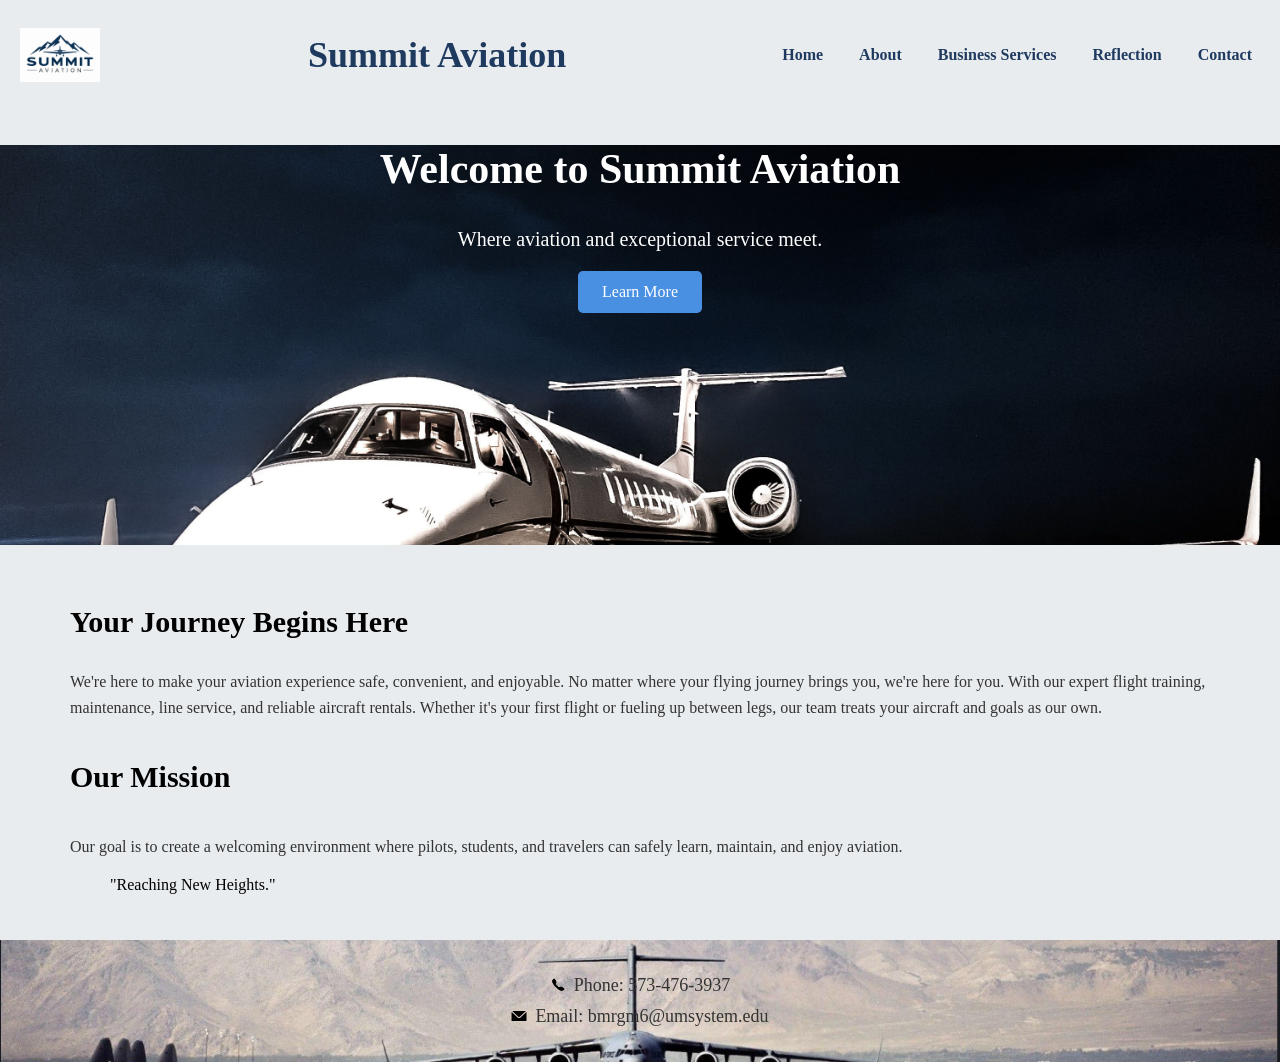
<file: webdevelopment/index.html>
<!DOCTYPE html>
<html lang="en">

 <head>
    <!--
    Name: Benjamin Ragsdell
    File: index.html
    Course: IS_LT-4355
    Description: Summit Aviation Homepage
   -->

    <meta charset="UTF-8">
    
    <!-- Makes the webpage responsive on mobile devices -->
    <meta name="viewport" content="width=device-width, initial-scale=1.0">

    <!-- Connects this HTML page to the CSS stylesheet -->
     <link rel="stylesheet" href="style.css">
     <link rel="stylesheet" href="nav.css">

      <!-- Favicon -->
      <link rel="image/x-icon" href="favicon.ico">

      <link rel="apple-touch-icon" sizes="180x180" href="favicon_io/apple-touch-icon.png">
      <link rel="icon" type="image/png" sizes="32x32" href="favicon_io/favicon-32x32.png">
      <link rel="icon" type="image/png" sizes="16x16" href="favicon_io/favicon-16x16.png">
      <link rel="manifest" href="favicon_io/site.webmanifest">

    <!-- Title displayed in the browser tab -->
     <title>Summit Aviation | Home</title>
 </head>

   <body>

      <!-- Header section containing the business name and navigation -->
      <header>
         <img src="logo.png" alt="Summit Aviation Logo">


         <h1>Summit Aviation</h1> 

         <!-- Navigation for the website -->
         <nav>
            <ul>
               <li><a href="index.html">Home</a></li>
               <li><a href="about.html">About</a></li>
               <li><a href="project.html">Business Services</a></li>
               <li><a href="reflection.html">Reflection</a></li>
               <li><a href="contact.html">Contact</a></li>
            </ul>
         </nav>
      </header>

      <!-- Hero Section -->
         <section class="hero">
            <h2>Welcome to Summit Aviation</h2>
            <p>Where aviation and exceptional service meet. 
            </p>

            <a href="about.html">Learn More</a>
         </section>

      <!-- Main content section -->
       <main>
         <h3>Your Journey Begins Here</h3>

         <p>
            We're here to make your aviation experience safe, convenient, and enjoyable. No matter where your flying journey brings you, we're here for you. With our expert flight training, maintenance, line service, and reliable aircraft rentals. Whether it's your first flight or fueling up between legs, our team treats your aircraft and goals as our own.
         </p>

         <h4>Our Mission</h4>

         <p>
            Our goal is to create a welcoming environment where pilots, students, and travelers can safely learn, maintain, and enjoy aviation.
         </p>

         <!-- Meaningful quote or business motto -->
          <blockquote>
            "Reaching New Heights."
          </blockquote>
      </main>

      <!-- Footer containing the author's name and current date -->
       <footer class="site-footer">
         <p>
            <img src="Summit-Aviation-Phone.png" alt="Phone icon" width="16" height="16">
            Phone: 573-476-3937
         </p>
         <p>
            <img src="Summit-Aviation-Email.png" alt="Email icon" width="16" height="16">
            Email: bmrgm6@umsystem.edu
         </p>
       </footer>

   </body>

   </html>
</file>
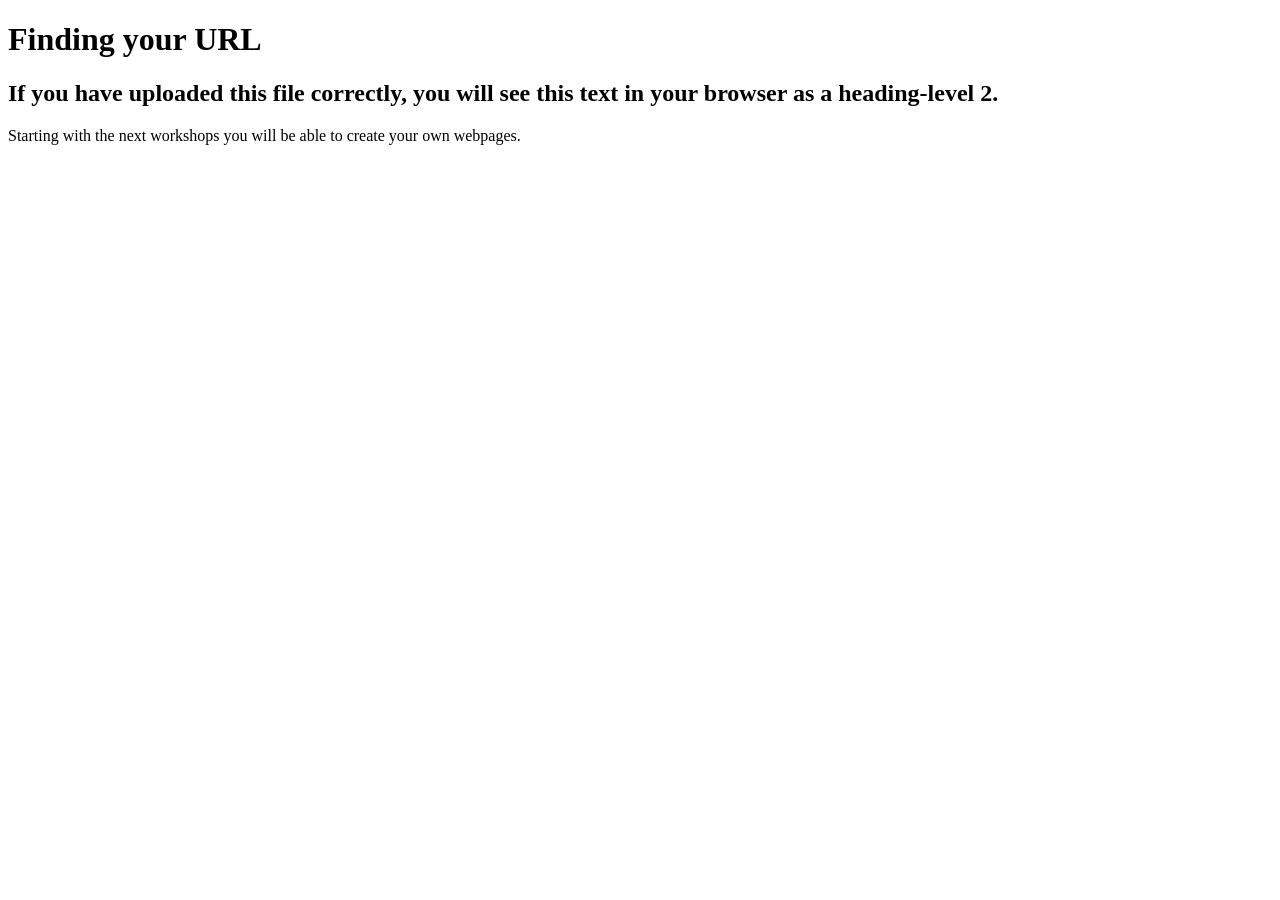
<file: test.html>
<!DOCTYPE html>
<html>
    
    <head>
        <meta charset="utf-8">
       <title>Finding Your URL</title>
        <meta name="description" content="Finding your URL in GitHub">
    </head>
    <body>
        
        <h1>Finding your URL</h1>
        <h2>If you have uploaded this file correctly, you will see this text in your browser as a heading-level 2.</h2>
        
        <p>
            Starting with the next workshops you will be able to create your own webpages.
        </p>
        
    
    </body>
</html>
</file>
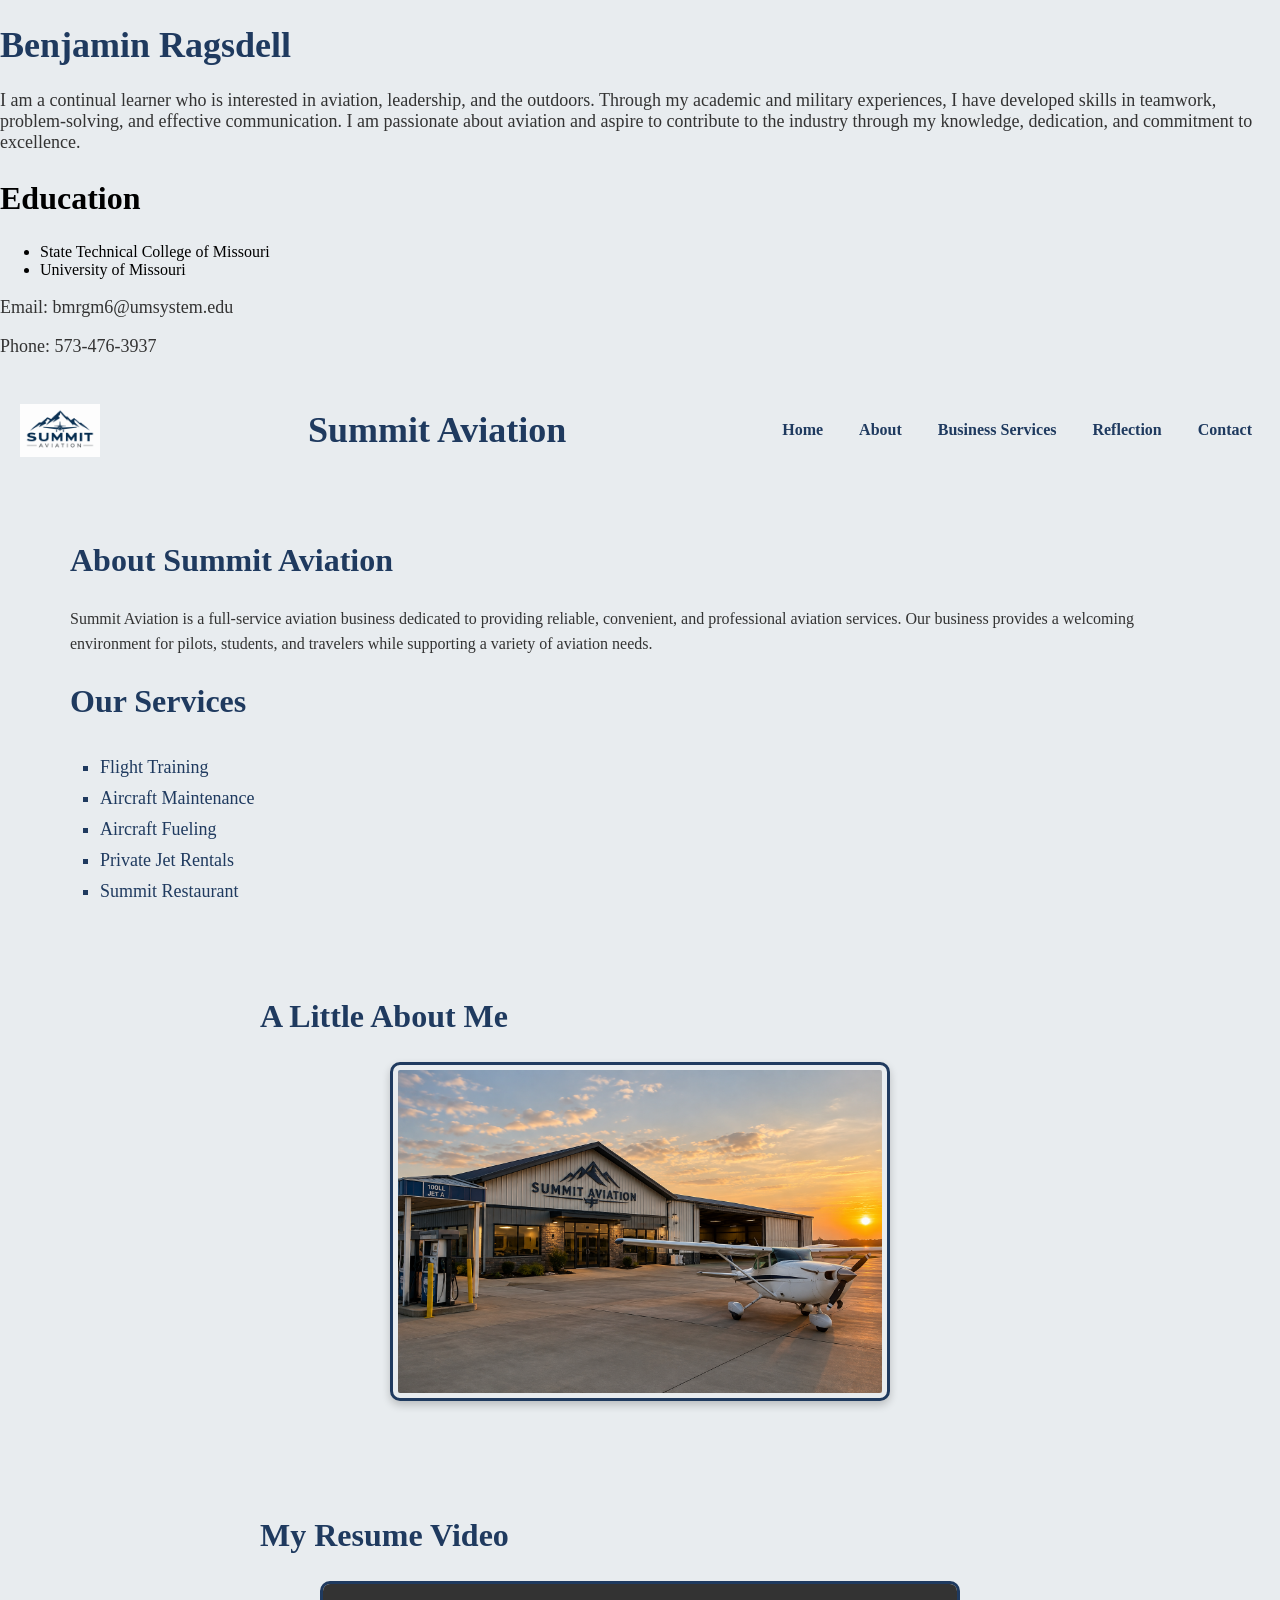
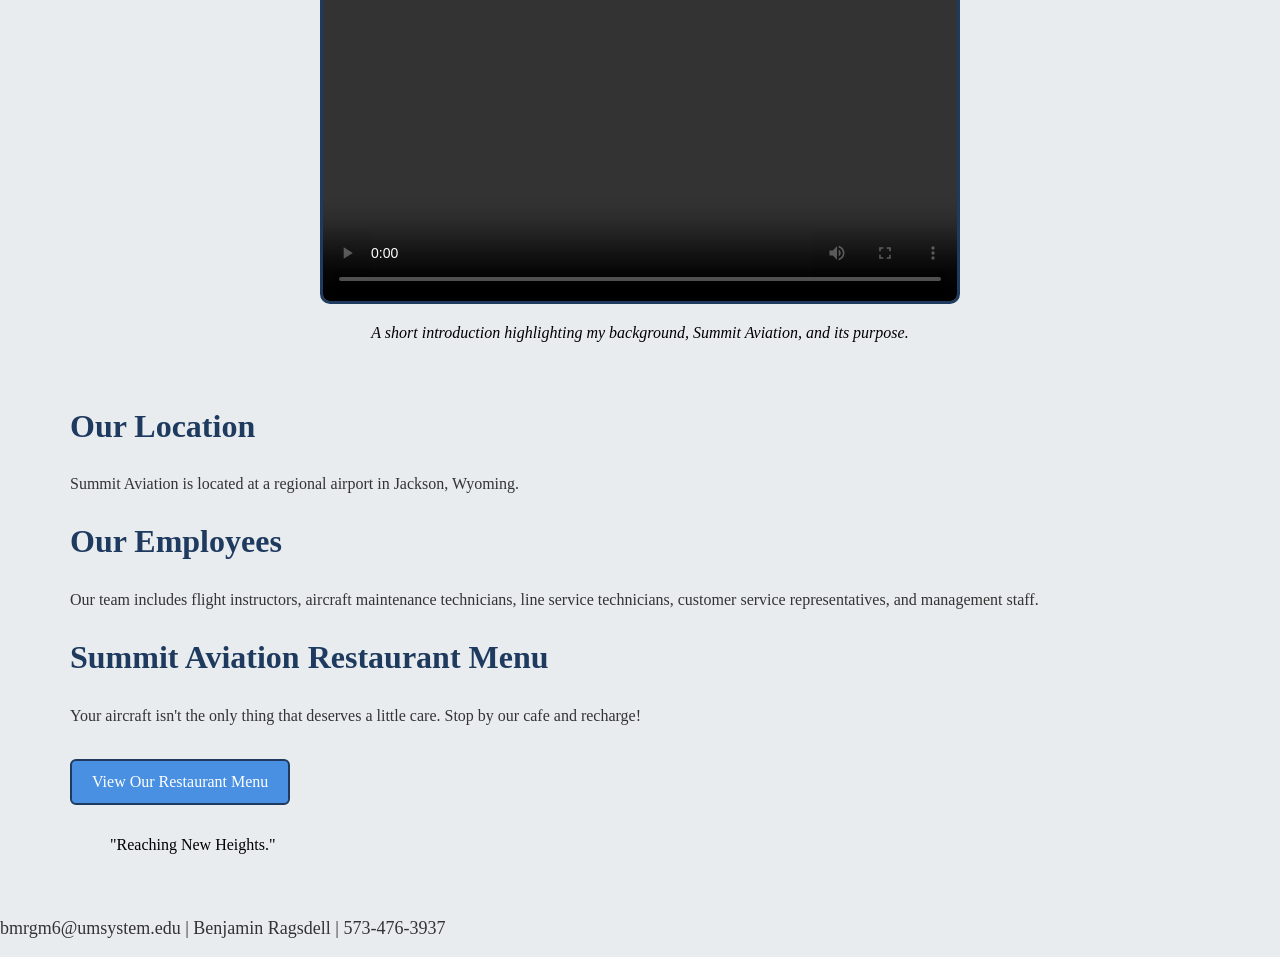
<file: webdevelopment/about.html>
<!DOCTYPE html>
<html lang="en">

<head>
   <!--
   Name: Benjamin Ragsdell
   File: about.html
   Course: IS_LT-4355
   Description: Summit Aviation About Page
   -->

      <meta charset="UTF-8">

      <!-- Makes the webpage responsive on mobile devices -->
      <meta name="viewport" content="width=device-width, initial-scale=1.0">

      <link rel="stylesheet" href="style.css">
      <link rel="stylesheet" href="nav.css">

      <!-- Favicon -->
      <link rel="image/x-icon" href="favicon.ico">

      <link rel="apple-touch-icon" sizes="180x180" href="favicon_io/apple-touch-icon.png">
      <link rel="icon" type="image/png" sizes="32x32" href="favicon_io/favicon-32x32.png">
      <link rel="icon" type="image/png" sizes="16x16" href="favicon_io/favicon-16x16.png">
      <link rel="manifest" href="favicon_io/site.webmanifest">

   <!-- Sets the title displayed in the browser tab -->
   <title>Summit Aviation | About</title>
</head>

<body>

   <div class="about-print">
      <h1>Benjamin Ragsdell</h1>

      <p>I am a continual learner who is interested in aviation, leadership, and the outdoors. 
         Through my academic and military experiences, I have developed skills in teamwork,
         problem-solving, and effective communication. 
         I am passionate about aviation and aspire to contribute to the industry through 
         my knowledge, dedication, and commitment to excellence.
      </p>

      <h2>Education</h2>
      <ul>
         <li>State Technical College of Missouri</li>
         <li>University of Missouri</li>
      </ul>

      <footer>
         <!-- Your contact information goes here-->
          <p>Email: bmrgm6@umsystem.edu</p>
          <p>Phone: 573-476-3937</p>
      </footer>
      
   </div>

   <!-- Header section containing the business name and navigation -->
      <header>
         <img src="logo.png" alt="Summit Aviation Logo">


         <h1>Summit Aviation</h1> 

         <!-- Navigation for the website -->
         <nav>
            <ul>
               <li><a href="index.html">Home</a></li>
               <li><a href="about.html">About</a></li>
               <li><a href="project.html">Business Services</a></li>
               <li><a href="reflection.html">Reflection</a></li>
               <li><a href="contact.html">Contact</a></li>
            </ul>
         </nav>
      </header>

   <!--Main content section-->
   <main class="about-grid">

      <section class="about-intro">
         <h2>About Summit Aviation</h2>

         <p>
            Summit Aviation is a full-service aviation business dedicated to providing reliable, 
            convenient, and professional aviation services. 
            Our business provides a welcoming environment for pilots, students, and 
            travelers while supporting a variety of aviation needs.
         </p>
      </section>

      <section class="about-card">
         <h2>Our Services</h2>

         <ul class="services-list">
            <li>Flight Training</li>
          <li>Aircraft Maintenance</li>
            <li>Aircraft Fueling</li>
            <li>Private Jet Rentals</li>
            <li>Summit Restaurant</li>
         </ul>
      </section>

      <section class="about-card about-media">
         <h2>A Little About Me</h2>

      <img
         src="media/about-photo.png"
         alt="Ramp outside of Summit Aviation"
         class="about-photo"
         >
      </section>

      <section class="about-card resume-video-section">
       <h2>My Resume Video</h2>

         <figure>
            <video class="resume-video" controls>
             <source
                src="media/resume-video.mp4"
                type="video/mp4">
               Your browser does not support the video tag.
            </video>

            <figcaption>
               A short introduction highlighting my background, Summit Aviation, and its purpose.
            </figcaption>
         </figure>
      </section>

      <section class="about-card">
         <h2>Our Location</h2>

         <p>
          Summit Aviation is located at a regional airport in Jackson, Wyoming.
         </p>
      </section>

      <section class="about-card">
         <h2>Our Employees</h2>

         <p>
          Our team includes flight instructors, aircraft maintenance technicians, line service technicians, customer service representatives, and management staff.
         </p>
      </section>

      <section class="about-card restaurant-section">
         <h2>Summit Aviation Restaurant Menu</h2>

         <p>
            Your aircraft isn't the only thing that deserves a little care. Stop by our cafe and recharge!
         </p>

         <a href="Summit%20Aviation%20Restaurant%20menu.pdf"
            target="_blank" class="pdf-link">
            View Our Restaurant Menu
         </a>
      </section>

      <blockquote class="about-quote">
         "Reaching New Heights."
      </blockquote>

   </main>

      <!-- Footer containing the author's name and current date -->
   <footer>
         <p>bmrgm6@umsystem.edu | Benjamin Ragsdell | 573-476-3937</p>
   </footer>

</body>

</html>
</file>
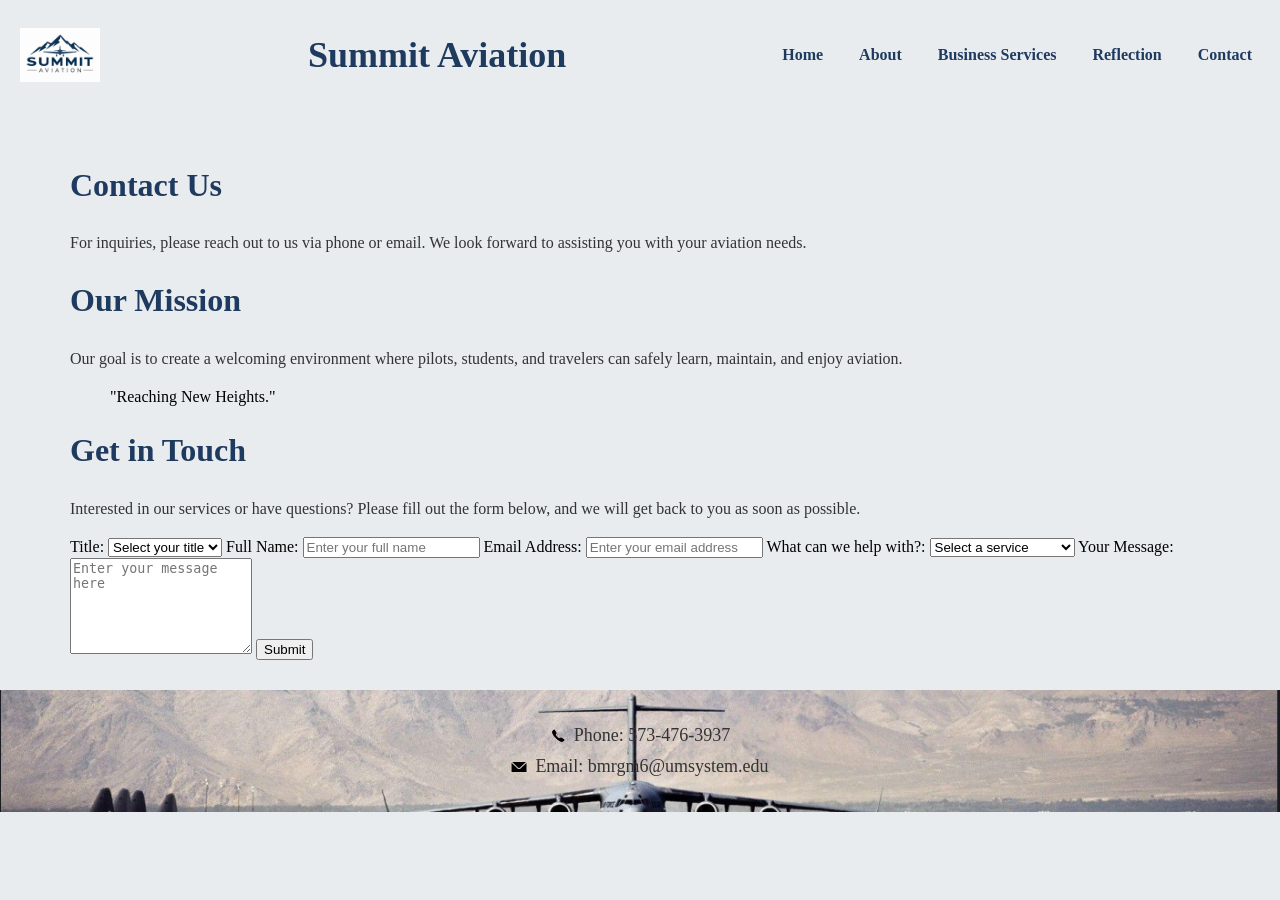
<file: webdevelopment/contact.html>
<!Doctype html>
<html lang="en">

<!--
Name: Benjamin Ragsdell
Date: November 1, 2026
Course: IS_LT-4355
Description: Contact page for Summit Aviation.
-->

<head>
    <!-- Defines the character encoding for the webpage -->
    <meta charset="utf-8">

    <!-- makes the webpage responsive on mobile devices -->
    <meta name="viewport" content="width=device-width, initial-scale=1.0">

    <!-- Sets the title displayed in the browser tab -->
    <title>Summit Aviation | Contact</title>
    <!-- Connects this HTML page to the CSS stylesheet -->
     <link rel="stylesheet" href="style.css">
     <link rel="stylesheet" href="nav.css">

      <!-- Favicon -->
      <link rel="image/x-icon" href="favicon.ico">

      <link rel="apple-touch-icon" sizes="180x180" href="favicon_io/apple-touch-icon.png">
      <link rel="icon" type="image/png" sizes="32x32" href="favicon_io/favicon-32x32.png">
      <link rel="icon" type="image/png" sizes="16x16" href="favicon_io/favicon-16x16.png">
      <link rel="manifest" href="favicon_io/site.webmanifest">
 </head>

   <body>

      <!-- Header section containing the business name and navigation -->
      <header>
         <img src="logo.png" alt="Summit Aviation Logo">


         <h1>Summit Aviation</h1> 

         <!-- Navigation for the website -->
         <nav>
            <ul>
               <li><a href="index.html">Home</a></li>
               <li><a href="about.html">About</a></li>
               <li><a href="project.html">Business Services</a></li>
               <li><a href="reflection.html">Reflection</a></li>
               <li><a href="contact.html">Contact</a></li>
            </ul>
         </nav>
      </header>

      <!-- Main content section -->
       <main>
         <h2>Contact Us</h2>

         <p>
            For inquiries, please reach out to us via phone or email. 
            We look forward to assisting you with your aviation needs.
         </p>

         <h2>Our Mission</h2>

         <p>
            Our goal is to create a welcoming environment where pilots, 
            students, and travelers can safely learn, maintain, and enjoy aviation.
         </p>

         <!-- Meaningful quote or business motto -->
          <blockquote>
            "Reaching New Heights."
          </blockquote>

          <!-- Contact form section -->
           <h2>Get in Touch</h2>

           <p>
            Interested in our services or have questions? 
            Please fill out the form below, and we will get back to you as soon as possible.
           </p>

            <form action="#" method="post">

               <!-- Title dropdown -->
               <label for="title">Title:</label>
               <select id="title" name="title" required>
                  <option value="">Select your title</option>
                  <option value="mr">Mr.</option>
                  <option value="ms">Ms.</option>
                  <option value="mrs">Mrs.</option>
                  <option value="dr">Dr.</option>
                  <option value="other">Other</option>
               </select>

               <!-- Full name -->
               <label for="fullname">Full Name:</label>
               <input type="text" id="fullname" name="fullname"
                  placeholder="Enter your full name" required>

               <!-- Email address -->
               <label for="email">Email Address:</label>
               <input type="email" id="email" name="email" 
                  placeholder="Enter your email address" required>

               <!-- Select service dropdown -->
               <label for="service">What can we help with?:</label>
               <select id="service" name="service" required>
                  <option value="" disabled selected>Select a service</option>
                  <option value="Flight Training">Flight Training</option>
                  <option value="Aircraft Maintenance">Aircraft Maintenance</option>
                  <option value="Aircraft Fueling">Aircraft Fueling</option>
                  <option value="Aircraft Rental">Aircraft Rental</option>
                  <option value="General Question">General Question</option>
               </select>

               <!-- Message -->
               <label for="message">Your Message:</label>
               <textarea id="message" name="message" rows="6" 
                  placeholder="Enter your message here" required></textarea>

               <!-- Submit button -->
               <button type="submit">Submit</button>

            </form>
       </main>

      <!-- Footer containing the author's name and current date -->
       <footer class="site-footer">
         <p>
            <img src="Summit-Aviation-Phone.png" alt="Phone icon" width="16" height="16">
            Phone: 573-476-3937
         </p>
         <p>
            <img src="Summit-Aviation-Email.png" alt="Email icon" width="16" height="16">
            Email: bmrgm6@umsystem.edu
         </p>
       </footer>

   </body>
</html>
</file>
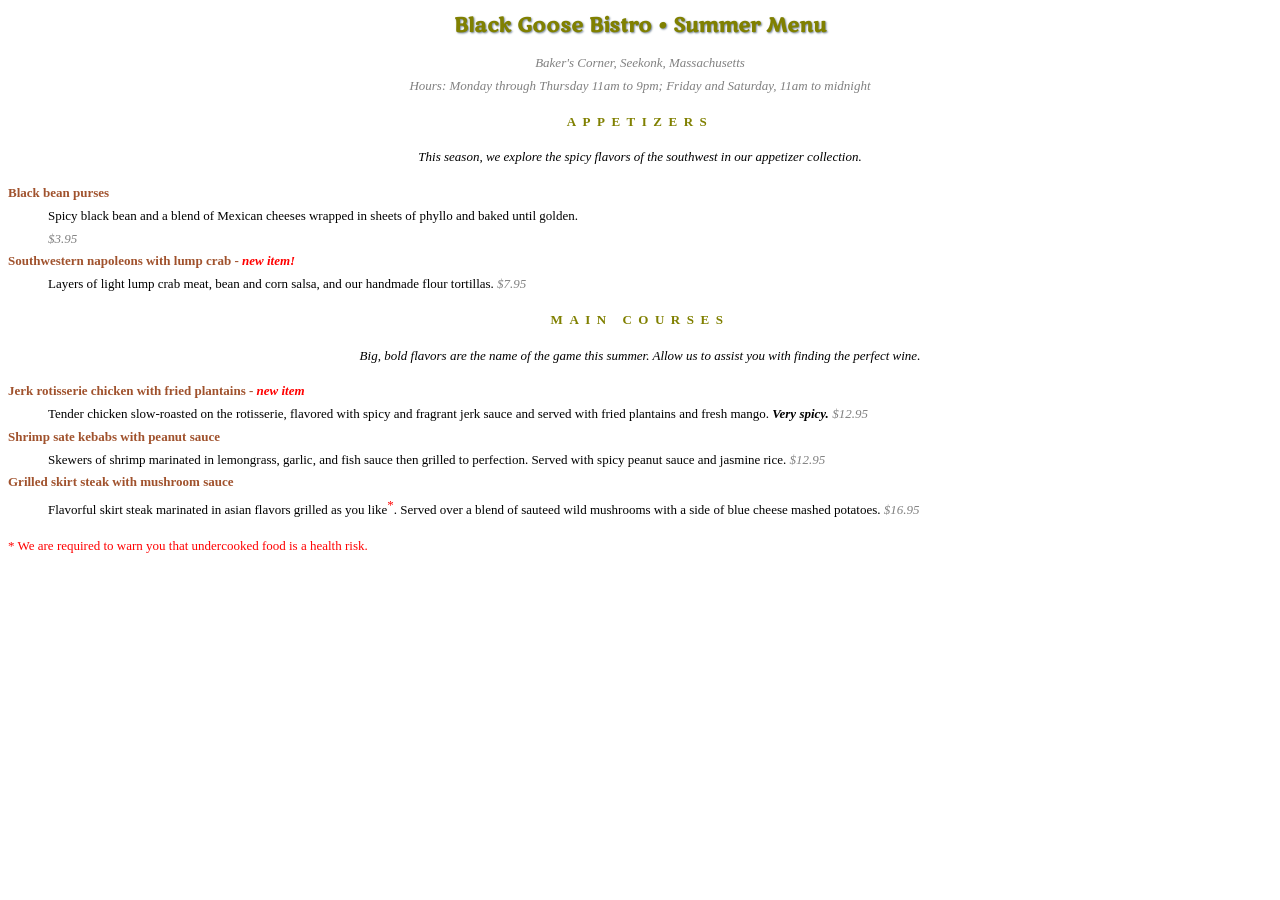
<file: webdevelopment/menu.html>
<!DOCTYPE html>
<html lang="en">

<head>
    <meta charset="UTF-8">
    <title>Black Goose bistro</title>
    <link href="http://fonts.googleapis.com/css?family=Marko+One" rel="stylesheet">
    <style>
        body {
            font-family: Georgia, serif;
            font-size: small;
            line-height: 1.75em;
        }
        
        h1 {
            font: bold 1.5em "Marko One", Georgia, serif;
            color: olive;
            text-shadow: .05em .05em .1em lightslategray;
        }

        h2 {
            font-size: 1em;
            text-transform: uppercase;
            letter-spacing: .5em;
            color: olive;
            text-align: center;
        }

        #info {
            text-align: center;
        }

        #info p { 
            font-style: italic;
            color: gray;
        }

        h2 + p {
            text-align: center;
            font-style: italic;
        }

        dt {
            font-weight: bold;
            color: sienna;
        }

        strong {
            font-style: italic;
        }

        .price {
            font-family: Georgia, serif;
            font-style: italic;
            color: gray;
        }
        p.warning, sup {
            font-size: small;
            color: red;
        }
        .newitem {
            color: red;
        }
        dd {
            color: black;
        }
    </style>
</head>

<body> 
    <div id="info">
        <h1>Black Goose Bistro • Summer Menu</h1>

     <p>
        Baker's Corner, Seekonk, Massachusetts<br>
        Hours: Monday through Thursday 11am to 9pm; Friday and Saturday, 11am to midnight
     </p>
    </div>

    <h2>Appetizers</h2>

    <p> 
        This season, we explore the spicy flavors of the southwest in our appetizer collection.
    </p>

    <dl>
        <dt>Black bean purses</dt>
        <dd>
            Spicy black bean and a blend of Mexican cheeses wrapped in sheets of phyllo and baked until golden.
            <span class="price" style="display: block;">$3.95</span>
        </dd>

        <dt>Southwestern napoleons with lump crab - <strong class="newitem">new item!</strong></dt>
        <dd>
            Layers of light lump crab meat, bean and corn salsa, and our handmade flour tortillas.
            <span class="price">$7.95</span>
        </dd>
    </dl>

    <h2>Main courses</h2>

    <p>
        Big, bold flavors are the name of the game this summer. Allow us to assist you with finding the perfect wine.
    </p>
<dl>
    <dt>Jerk rotisserie chicken with fried plantains - <strong class="newitem">new item</strong></dt>
    <dd>
        Tender chicken slow-roasted on the rotisserie, flavored with spicy and fragrant jerk sauce and served with fried plantains and fresh mango.
        <strong>Very spicy.</strong> 
        <span class="price">$12.95</span>
    </dd>

    <dt>Shrimp sate kebabs with peanut sauce</dt>
    <dd>
        Skewers of shrimp marinated in lemongrass, garlic, and fish sauce then grilled to perfection. Served with spicy peanut sauce and jasmine rice. 
        <span class="price">$12.95</span>
    </dd>

    <dt>Grilled skirt steak with mushroom sauce</dt>
    <dd>
        Flavorful skirt steak marinated in asian flavors grilled as you like<sup>*</sup>. Served over a blend of sauteed wild mushrooms with a side of blue cheese mashed potatoes.
        <span class="price">$16.95</span>
    </dd>
</dl>

 <p class="warning">
        * We are required to warn you that undercooked food is a health risk.
 </p>

</body>
</html>
</file>
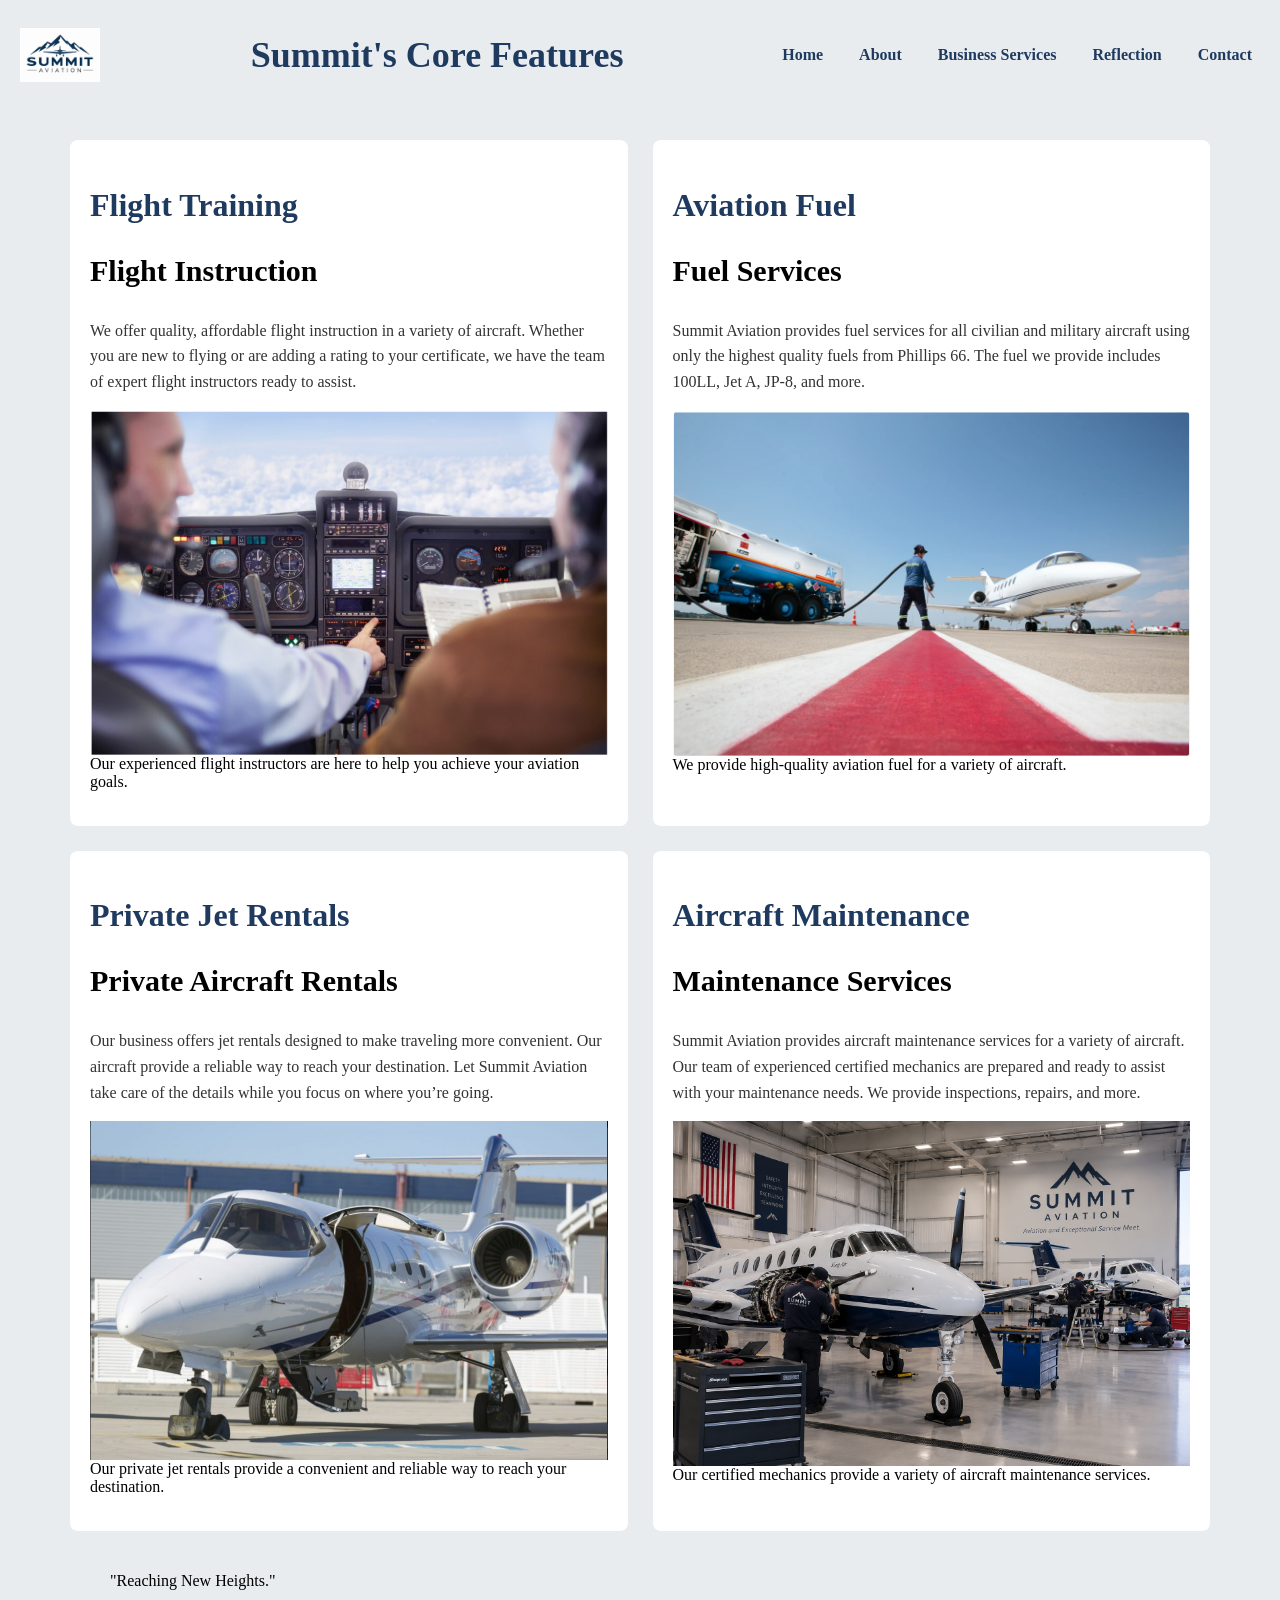
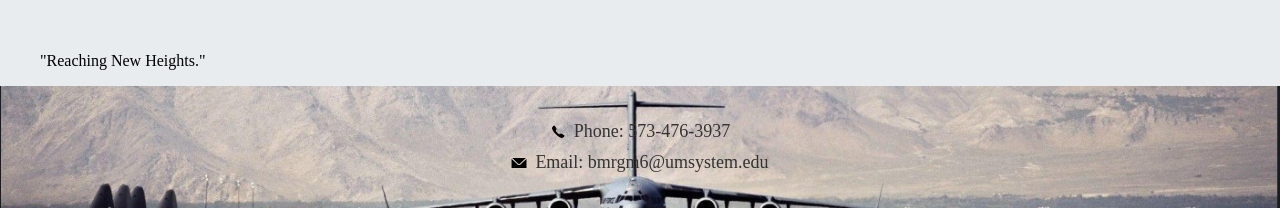
<file: webdevelopment/project.html>
<!Doctype html>
<html lang="en">

<!--
Name: Benjamin Ragsdell
Date: November 14, 2026
Course: IS_LT-4355
Description: project page for Summit Aviation.
-->

<head>
    <!-- Defines the character encoding for the webpage -->
    <meta charset="utf-8">

    <!-- makes the webpage responsive on mobile devices -->
    <meta name="viewport" content="width=device-width, initial-scale=1.0">

    <!-- Sets the title displayed in the browser tab -->
    <title>Summit Aviation | Project</title>
    <!-- Connects this HTML page to the CSS stylesheet -->
     <link rel="stylesheet" href="style.css">
     <link rel="stylesheet" href="nav.css">

      <!-- Favicon -->
      <link rel="image/x-icon" href="favicon.ico">

      <link rel="apple-touch-icon" sizes="180x180" href="favicon_io/apple-touch-icon.png">
      <link rel="icon" type="image/png" sizes="32x32" href="favicon_io/favicon-32x32.png">
      <link rel="icon" type="image/png" sizes="16x16" href="favicon_io/favicon-16x16.png">
      <link rel="manifest" href="favicon_io/site.webmanifest">
 </head>

   <body>

      <!-- Header section containing the business name and navigation -->
      <header>
         <img src="logo.png" alt="Summit Aviation Logo">


         <h1>Summit's Core Features</h1> 

         <!-- Navigation for the website -->
         <nav>
            <button class="hamburger" aria-label="Toggle navigation">
               ☰
            </button>

            <ul class="nav-menu">
               <li><a href="index.html">Home</a></li>
               <li><a href="about.html">About</a></li>
               <li class="business-dropdown">
                  <details>
                     <summary>Business Services</summary>
                     <ul class="dropdown-menu">
                        <li><a href="project.html#flight-training">Flight Training</a></li>
                        <li><a href="project.html#aviation-fuel">Aviation Fuel</a></li>
                        <li><a href="project.html#jet-rentals">Private Jet Rentals</a></li>
                        <li><a href="project.html#aircraft-maintenance">Aircraft Maintenance</a></li>
                     </ul>
                  </details>
               </li>
               <li><a href="reflection.html">Reflection</a></li>
               <li><a href="contact.html">Contact</a></li>
            </ul>
         </nav>
      </header>

      <!-- Main content section -->
       <main class="project-main">

         <!-- Flight Training Section -->
          <section id="flight-training">
            <h2>Flight Training</h2>

            <article>
               <h3>Flight Instruction</h3>

               <p>
                  We offer quality, affordable flight instruction in a variety of aircraft. 
                  Whether you are new to flying or are adding a rating to your certificate, 
                  we have the team of expert flight instructors ready to assist.
               </p>

               <figure>
                  <img src="flight-training.png" 
                  alt="Aircraft used for flight training">
                  <figcaption>
                     Our experienced flight instructors are here to help you achieve your aviation goals.</figcaption>
               </figure>
            </article>
          </section>

          <!-- Aviation Fuel Section -->
            <section id="aviation-fuel">
               <h2>Aviation Fuel</h2>

               <article>
                  <h3>Fuel Services</h3>

                  <p>
                     Summit Aviation provides fuel services for all civilian and military 
                     aircraft using only the highest quality fuels from Phillips 66. 
                     The fuel we provide includes 100LL, Jet A, JP-8, and more.
                  </p>

                  <figure>
                     <img src="aviation-fuel.png" 
                     alt="Aircraft receiving aviation fuel">
                     <figcaption>
                        We provide high-quality aviation fuel for a variety of aircraft.
                     </figcaption>
                  </figure>
               </article>
            </section>

         <!-- Private Jet Rentals Section -->
          <section id="jet-rentals">
            <h2>Private Jet Rentals</h2>

            <article>
               <h3>Private Aircraft Rentals</h3>
               <p>
                  Our business offers jet rentals designed to make traveling more convenient. 
                  Our aircraft provide a reliable way to reach your destination. Let Summit Aviation take care of the 
                  details while you focus on where you’re going.
               </p>

               <figure>
                  <img src="jet-rentals.png"
                  alt="Private jet available for rental">
                  <figcaption>
                     Our private jet rentals provide a convenient and reliable way to reach your destination.
                  </figcaption>
               </figure>
            </article>
          </section>

         <!-- Aircraft Maintenance Section -->
            <section id="aircraft-maintenance">
               <h2>Aircraft Maintenance</h2>

               <article>
                  <h3>Maintenance Services</h3>
                  
                  <p>
                     Summit Aviation provides aircraft maintenance services for a variety of aircraft. 
                     Our team of experienced certified mechanics are prepared and ready to assist with your maintenance needs.
                     We provide inspections, repairs, and more.
                  </p>

                  <figure>
                     <img src="aircraft-maintenance.png" 
                     alt="Aircraft undergoing maintenance">
                     <figcaption>
                        Our certified mechanics provide a variety of aircraft maintenance services.
                     </figcaption>
                  </figure>
               </article>
            </section>

         
         <!-- Meaningful quote or business motto -->
          <blockquote>
            "Reaching New Heights."
          </blockquote>
       </main>

      <!-- Footer containing the author's name and current date -->


         <!-- Meaningful quote or business motto -->
          <blockquote>
            "Reaching New Heights."
          </blockquote>

      <!-- Footer containing the author's name and current date -->
       <footer class="site-footer">
         <p>
            <img src="Summit-Aviation-Phone.png" alt="Phone icon" width="16" height="16">
            Phone: 573-476-3937
         </p>
         <p>
            <img src="Summit-Aviation-Email.png" alt="Email icon" width="16" height="16">
            Email: bmrgm6@umsystem.edu
         </p>
       </footer>

       <script>
         const hamburger = document.querySelector(".hamburger");
         const navMenu = document.querySelector(".nav-menu");

         hamburger.addEventListener("click", function() {
            navMenu.classList.toggle("active");
         });
       </script>

   </body>
</html>
</file>
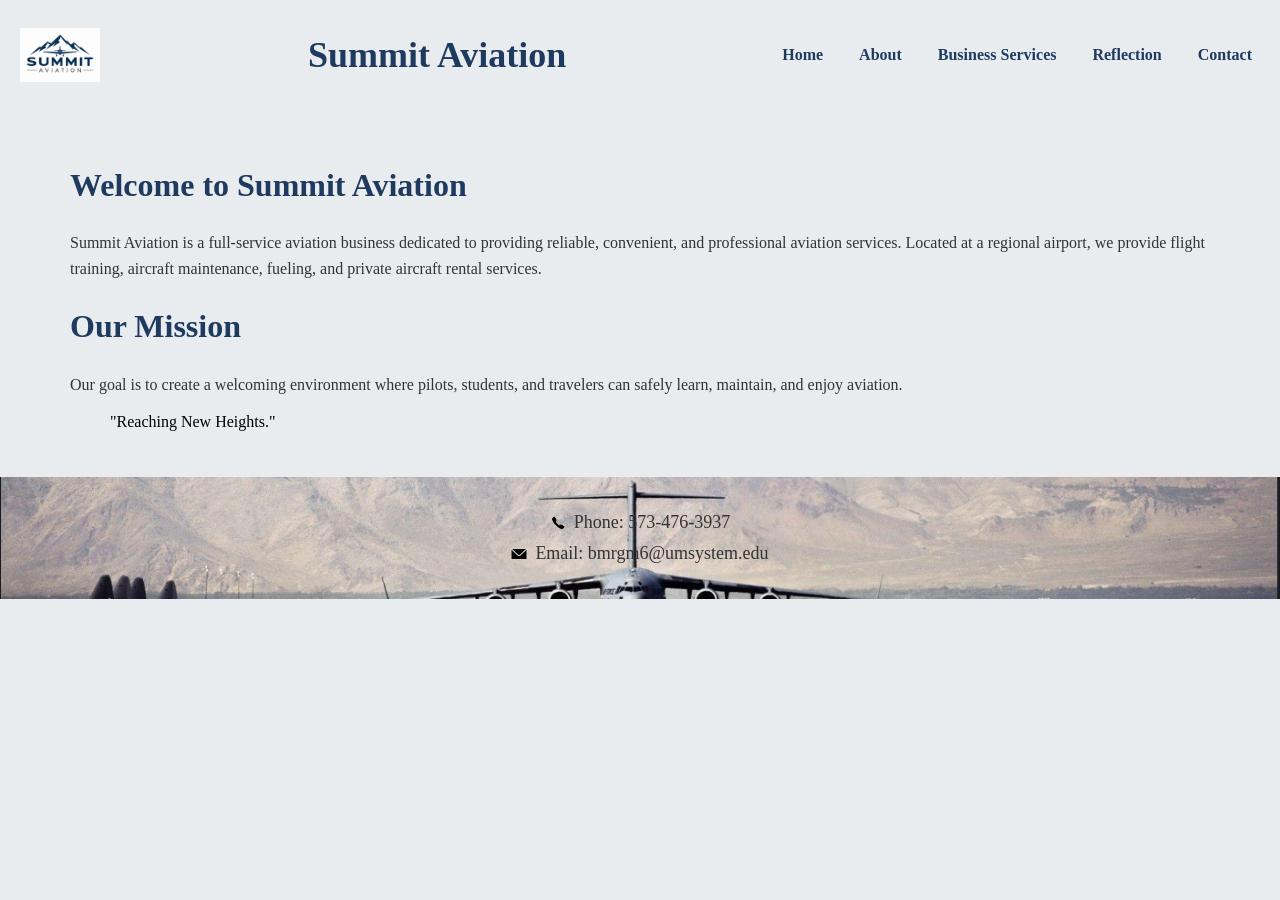
<file: webdevelopment/Ragsdell_templatet.html>
<!Doctype html>
<html lang="en">

<!--
Name: Benjamin Ragsdell
Date: November 1, 2026
Course: IS_LT-4355
Description: Reusable HTML5 boilerplate template for future projects.
-->

<head>
    <!-- Defines the character encoding for the webpage -->
    <meta charset="utf-8">

    <!-- makes the webpage responsive on mobile devices -->
    <meta name="viewport" content="width=device-width, initial-scale=1.0">

    <!-- Sets the title displayed in the browser tab -->
    <title>Summit Aviation | Home</title>
    <!-- Connects this HTML page to the CSS stylesheet -->
     <link rel="stylesheet" href="style.css">
     <link rel="stylesheet" href="nav.css">

      <!-- Favicon -->
      <link rel="image/x-icon" href="favicon.ico">

      <link rel="apple-touch-icon" sizes="180x180" href="favicon_io/apple-touch-icon.png">
      <link rel="icon" type="image/png" sizes="32x32" href="favicon_io/favicon-32x32.png">
      <link rel="icon" type="image/png" sizes="16x16" href="favicon_io/favicon-16x16.png">
      <link rel="manifest" href="favicon_io/site.webmanifest">
 </head>

   <body>

      <!-- Header section containing the business name and navigation -->
      <header>
         <img src="logo.png" alt="Summit Aviation Logo">


         <h1>Summit Aviation</h1> 

         <!-- Navigation for the website -->
         <nav>
            <button class="hamburger" aria-label="Toggle navigation">
               ☰
            </button>

            <ul class="nav-menu">
               <li><a href="index.html">Home</a></li>
               <li><a href="about.html">About</a></li>
               <li><a href="project.html">Business Services</a></li>
               <li><a href="reflection.html">Reflection</a></li>
               <li><a href="contact.html">Contact</a></li>
            </ul>
         </nav>
      </header>

      <!-- Main content section -->
       <main>
         <h2>Welcome to Summit Aviation</h2>

         <p>
            Summit Aviation is a full-service aviation business dedicated to providing reliable, convenient, and professional aviation services. Located at a regional airport, we provide flight training, aircraft maintenance, fueling, and private aircraft rental services.
         </p>

         <h2>Our Mission</h2>

         <p>
            Our goal is to create a welcoming environment where pilots, students, and travelers can safely learn, maintain, and enjoy aviation.
         </p>

         <!-- Meaningful quote or business motto -->
          <blockquote>
            "Reaching New Heights."
          </blockquote>
       </main>

      <!-- Footer containing the author's name and current date -->
       <footer class="site-footer">
         <p>
            <img src="Summit-Aviation-Phone.png" alt="Phone icon" width="16" height="16">
            Phone: 573-476-3937
         </p>
         <p>
            <img src="Summit-Aviation-Email.png" alt="Email icon" width="16" height="16">
            Email: bmrgm6@umsystem.edu
         </p>
       </footer>

       <script>
         const hamburger = document.querySelector(".hamburger");
         const navMenu = document.querySelector(".nav-menu");

         hamburger.addEventListener("click", function() {
            navMenu.classList.toggle("active");
         });
       </script>

   </body>
</html>
</file>
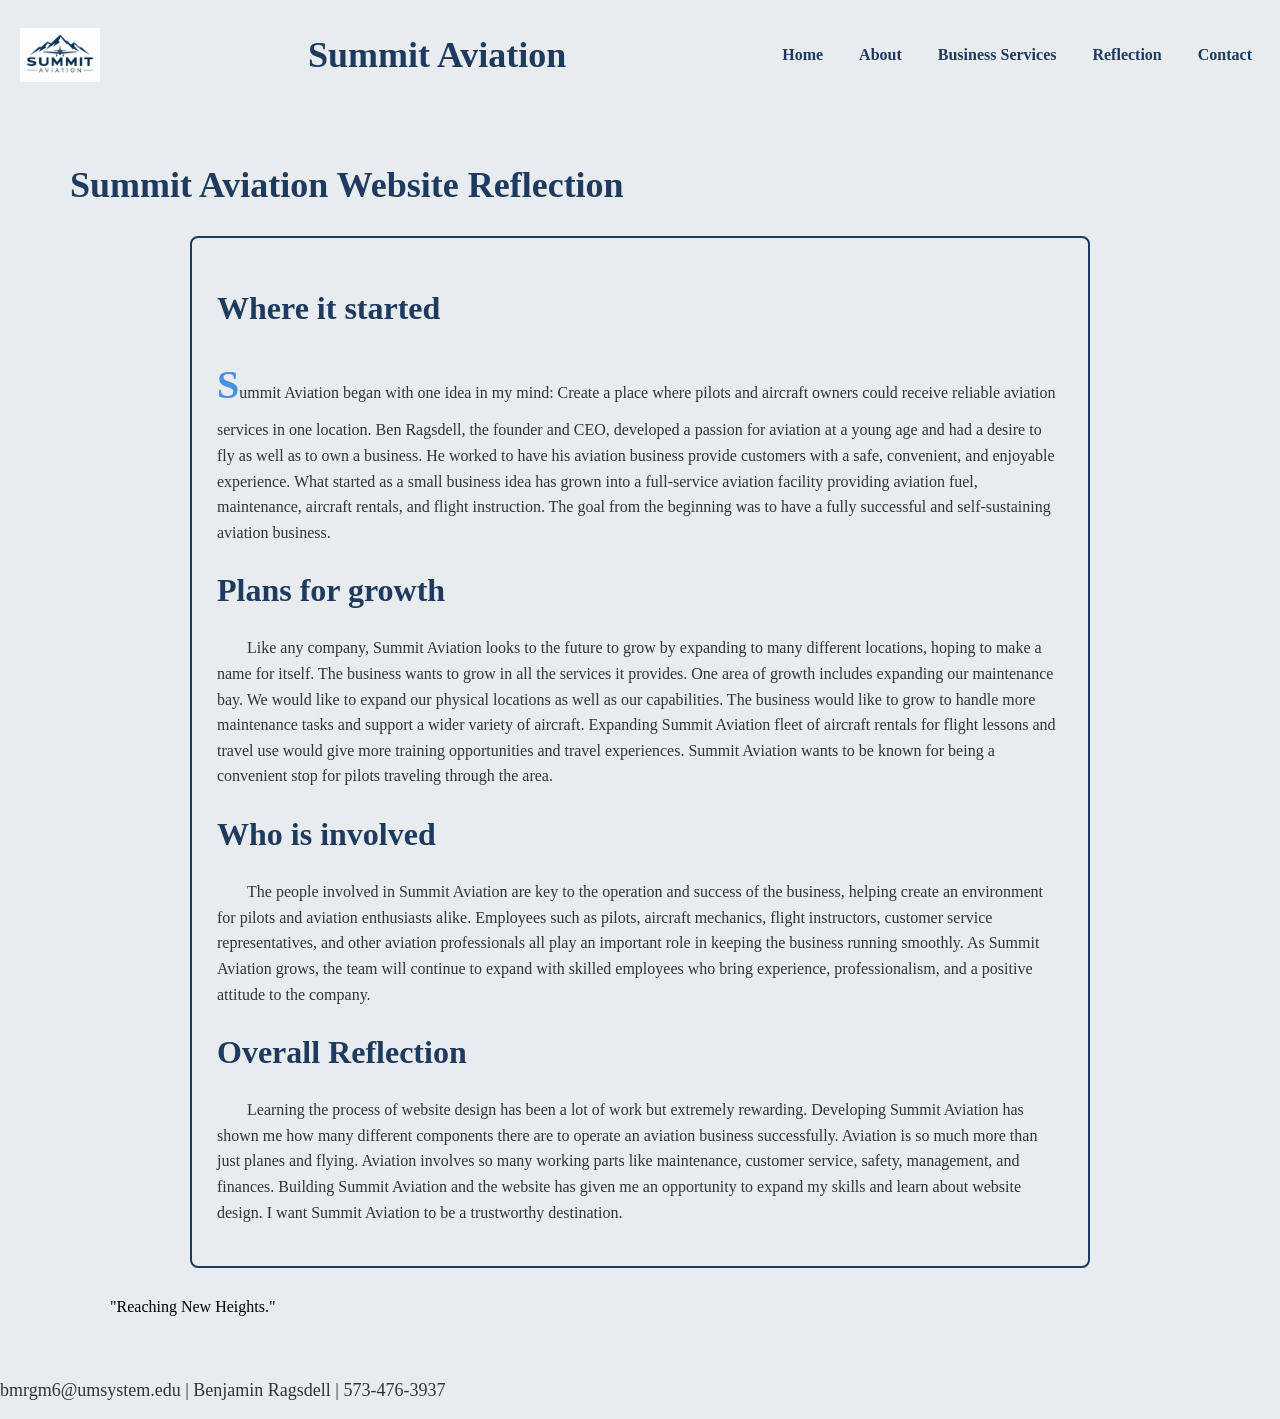
<file: webdevelopment/reflection.html>
<!Doctype html>
<html lang="en">

<!--
Name: Benjamin Ragsdell
File: reflection.html
Course: IS_LT-4355
Description: Summit Aviation Reflection Page
-->

<head>
    <!-- Defines the character encoding for the webpage -->
    <meta charset="utf-8">

    <!-- makes the webpage responsive on mobile devices -->
    <meta name="viewport" content="width=device-width, initial-scale=1.0">

    <!-- Sets the title displayed in the browser tab -->
    <title>Summit Aviation | Reflection</title>
    <!-- Connects this HTML page to the CSS stylesheet -->
     <link rel="stylesheet" href="style.css">
     <link rel="stylesheet" href="nav.css">

      <!-- Favicon -->
      <link rel="image/x-icon" href="favicon.ico">

      <link rel="apple-touch-icon" sizes="180x180" href="favicon_io/apple-touch-icon.png">
      <link rel="icon" type="image/png" sizes="32x32" href="favicon_io/favicon-32x32.png">
      <link rel="icon" type="image/png" sizes="16x16" href="favicon_io/favicon-16x16.png">
      <link rel="manifest" href="favicon_io/site.webmanifest">
 </head>

   <body class="reflection-page">

      <!-- Header section containing the business name and navigation -->
      <header>
         <img src="logo.png" alt="Summit Aviation Logo">

         <h1>Summit Aviation</h1> 

         <!-- Navigation for the website -->
         <nav>
            <ul>
               <li><a href="index.html">Home</a></li>
               <li><a href="about.html">About</a></li>
               <li><a href="project.html">Business Services</a></li>

               <!-- Reflection dropdown menu -->
               <li class="dropdown">
                  <a href="reflection.html">Reflection</a>

                  <!-- Dropdown submenu -->
                  <ul class="dropdown-menu">
                     <li><a href="#projects">Projects/Learn</a></li>
                     <li><a href="business.html">Business Services</a></li>
                  </ul>
               </li>

               <li><a href="contact.html">Contact</a></li>
            </ul>
         </nav>
      </header>

      <!-- Main content section -->
       <main>
         <h1>Summit Aviation Website Reflection</h1>

         <section class="reflection-box">
            
            <h2>Where it started</h2>
            
            <p class="first-paragraph">
               Summit Aviation began with one idea in my mind: Create a place where pilots and aircraft owners could receive reliable aviation services in one location. Ben Ragsdell, the founder and CEO, developed a passion for aviation at a young age and had a desire to fly as well as to own a business. He worked to have his aviation business provide customers with a safe, convenient, and enjoyable experience. What started as a small business idea has grown into a full-service aviation facility providing aviation fuel, maintenance, aircraft rentals, and flight instruction. The goal from the beginning was to have a fully successful and self-sustaining aviation business.
            </p>

            <h2>Plans for growth</h2>

            <p>
               Like any company, Summit Aviation looks to the future to grow by expanding to many different locations, hoping to make a name for itself. The business wants to grow in all the services it provides. One area of growth includes expanding our maintenance bay. We would like to expand our physical locations as well as our capabilities. The business would like to grow to handle more maintenance tasks and support a wider variety of aircraft. Expanding Summit Aviation fleet of aircraft rentals for flight lessons and travel use would give more training opportunities and travel experiences. Summit Aviation wants to be known for being a convenient stop for pilots traveling through the area.    
            </p>

            <h2>Who is involved</h2>

            <p>
               The people involved in Summit Aviation are key to the operation and success of the business, helping create an environment for pilots and aviation enthusiasts alike. Employees such as pilots, aircraft mechanics, flight instructors, customer service representatives, and other aviation professionals all play an important role in keeping the business running smoothly. As Summit Aviation grows, the team will continue to expand with skilled employees who bring experience, professionalism, and a positive attitude to the company.
            </p>

            <h2>Overall Reflection</h2>

            <p>
               Learning the process of website design has been a lot of work but extremely rewarding. Developing Summit Aviation has shown me how many different components there are to operate an aviation business successfully. Aviation is so much more than just planes and flying. Aviation involves so many working parts like maintenance, customer service, safety, management, and finances. Building Summit Aviation and the website has given me an opportunity to expand my skills and learn about website design. I want Summit Aviation to be a trustworthy destination.
            </p>

         </section>

         <!-- Meaningful quote or business motto -->
          <blockquote>
            "Reaching New Heights."
          </blockquote>
       </main>

      <!-- Footer containing the author's name and current date -->
       <footer>
         <p>bmrgm6@umsystem.edu | Benjamin Ragsdell | 573-476-3937</p>
       </footer>

   </body>
</html>
</file>
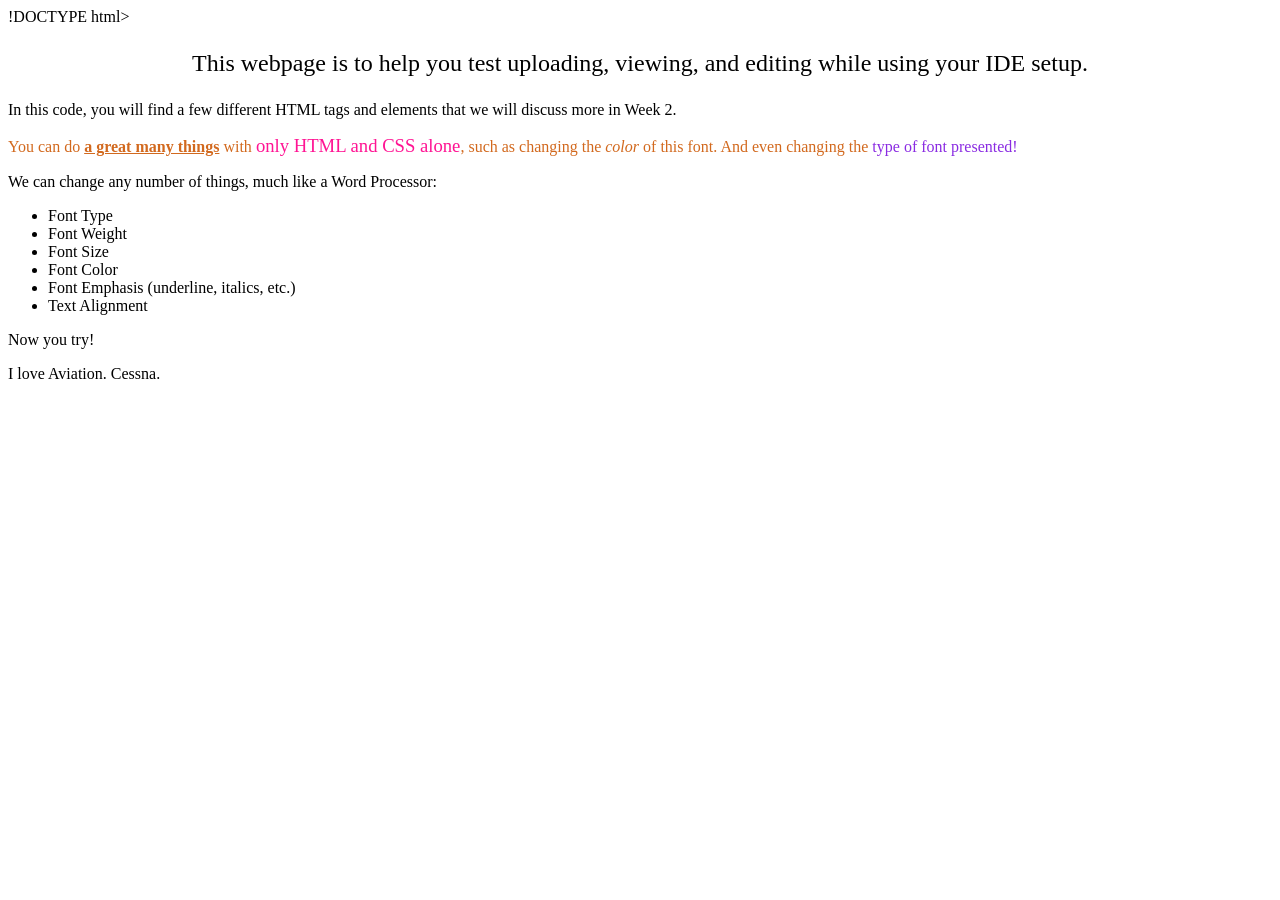
<file: webdevelopment/webpageTest.html>
!DOCTYPE html>
<html lang="en-US">
<head>
    <title>testing your website</title>
    <meta charset="utf-8">
</head>
<body>
<p style="text-align: center; font-size: 18pt;">This webpage is to help you test uploading, viewing, and editing while using your IDE setup.</p>
    
<p>In this code, you will find a few different HTML tags and elements that we will discuss more in Week 2.</p>
    <p style="color:chocolate;">You can do <span style="font-weight: 600; text-decoration: underline;"> a great many things</span> with <span style="font-size: 14pt; color: deeppink;">only HTML and CSS alone</span>, such as changing the <em>color</em> of this font. And even changing the <span style="font-family: cursive; color:blueviolet;"> type of font presented!</span></p>
    <p>We can change any number of things, much like a Word Processor:</p>
    <ul>
    <li>Font Type</li>
        <li>Font Weight</li>
        <li>Font Size</li>
        <li>Font Color</li>
        <li>Font Emphasis (underline, italics, etc.)</li>
        <li>Text Alignment</li>
    </ul>
    <p> Now you try! </p>
    <p>I love Aviation. Cessna.</p>
    </p>
</body>
</html>
</file>
<file: webdevelopment/style.css>
/* Keep content and images within the screen */
* {
    box-sizing: border-box;
}

html, body {
    margin: 0;
    padding: 0;
    width: 100%;
}

img {
    max-width: 100%;
    height: auto;
    display: block;
}

h1 {
    color: #1F3A5F;
    font-size: 36px;
}
h2 {
    font-size: 32px;
}
h3 {
    font-size: 30px;
}
h4 {
    font-size: 30px;
}
p {
    color: #333333;
    font-size: 18px;
}
body {
    background-color: #E8ECEF;
}
.some-element {
    background-color: #4A90E2;
}
/* Hero Section */
.hero {
    background-image: url("./Summit Aviation Hero Section.jpg");
    background-size: cover;
    background-position: center;
    background-repeat: no-repeat;
    min-height: 400px;
    padding: 0px 40px 80px;
    text-align: center;
}
/* Hero Section Heading */
.hero h2 {
    color: #FFFFFF;
    font-size: 42px;
}
/* Hero Section Paragraph */
.hero p {
    color: #FFFFFF;
    font-size: 20px;
    max-width: 700px;
    margin: 20px auto;
}
/* Hero Section Button */
.hero a {
    display: inline-block;
    background-color: #4A90E2;
    color: #FFFFFF;
    padding: 12px 24px;
    text-decoration: none;
    border-radius: 5px;
}
/* Button Hover Effect */
.hero a:hover {
    background-color: #1F3A5F;
}
.pdf-link {
    display: inline-block;
    padding: 12px 20px;
    margin: 15px 0;
    border: 2px solid #1F3A5F;
    background-color: #4A90E2;
    color: #FFFFFF;
    text-decoration: none;
    border-radius: 6px;
}
.pdf-link:hover {
    background-color: #1F3A5F;
}
.services-list {
    list-style-type: square;
    font-size: 18px;
    color: #1F3A5F;
    margin: 20 px 0;
    padding: 10px 30px;
}
.services-list li {
    margin-bottom: 10px;
}
.services-list li:hover {
    color: #4A90E2;
}

/* Header layout */
header {
    display: flex;
    align-items: center;
    justify-content: space-between;
    padding: 10px 20px;
}

header nav ul {
    display: flex;
    align-items: center;
    gap: 20px;
}

/* Logo Size */
header img {
    width: 80px;
    height: 80px;
    height: auto;
    display: block;
    object-fit: contain;
    margin: 0;
}

/* ==============================
    reflection Page: Box Model and Pseudo-Elements
    ============================== */

/* box model surronding all reflection paragraphs */
.reflection-box {
    max-width: 900px;
    margin: 30px auto;
    padding: 25px;
    border: 2px solid #1F3A5F;
    background-color: #E8ECEF;
    border-radius: 8px;
    box-sizing: border-box;
}

/* Style the first letter of the first paragraph */
.first-paragraph::first-letter {
    font-size: 2.5em;
    font-weight: bold;
    color: #4A90E2;
}

/* Indent the first line of paragraphs two through four */
.reflection-box p:not(.first-paragraph) {
    text-indent: 30px;
}

/* About page image and video */

.about-media,
.resume-video-section {
    margin: 30px auto;
    max-width: 800px;
    padding: 20px;
}
.about-photo {
    display: block;
    width: 100%;
    max-width: 500px;
    height: auto;
    margin: 20px auto;
    border-radius: 10px;
    box-shadow: 0 4px 8px rgba(0, 0, 0, 0.2);
    transition: transform 0.3s ease;
}

.about-photo:hover {
    transform: scale(1.03);
}

.resume-video {
    display: block;
    width: 100%;
    max-width: 600px;
    height: auto;
    margin: 20px auto;
    border-radius: 10px;
}

.resume-video-section figcaption {
    text-align: center;
    margin-top: 10px;
    font-style: italic;
}

/* Style the About page image */
.about-photo {
width: 100%;
max-width: 500px;
height: auto;
border: 3px solid #1F3A5F;
background-color: #E8ECEF;
padding: 5px;
}

/* Style the resume video */
.resume-video {
width: 100%;
max-width: 640px;
height: auto;
border: 3px solid #1F3A5F;
background-color: #E8ECEF;
}

/* Print styles for About page */
@media print {
    @page {
        margin: 1in;
    }

    body {
        font-family: Georgia, "Times New Roman", serif;
        color: black;
        background: white;
        font-size: 10pt;
        line-height: 1.2;
    }

    /* Hide the regular website header, main content, and footer */
    body > header,
    body > main,
    body > footer {
        display: none !important;
    }

    /* Show only personal information */
    .about-print {
        display: block !important;
        color: black;
        background: white;
        font-family: Georgia, "Times New Roman", serif;
        font-size: 10pt;
        line-height: 1.2;
    }

    .about-print * {
        color: black !important;
        font-family: Georgia, "Times New Roman", serif;
    }

    .about-print footer {
        background: white !important;
        background-image: none !important;
    }

    .about-print footer img,
    .about-print footer svg {
        display: none !important;
    }

    .about-print h1 {
        color: black;
        font-size: 18pt;
        margin: 0 0 8pt;
    }

    .about-print h2 {
        color: black;
        font-size: 13pt;
        margin: 8pt 0 4pt;
    }

    .about-print p,
    .about-print li {
        color: black;
        font-size: 10pt;
        margin-bottom: 6pt;
    }

    .about-print ul {
        margin-top: 4pt;
        padding-left: 20pt;
    }

    /* Show contact information without icons or background */
    .about-print footer {
        display: block;
        color: black;
        background: white !important;
        background-image: none !important;
        font-size: 9pt;
        margin-top: 10pt;
    }

    .about-print footer p {
        color: black;
        margin-bottom: 4pt;
    }

    .about-print img,
    .about-print svg {
        display: none !important;
    }

    .about-print a {
        color: black;
        text-decoration: none;
    }
}

.site-footer {
     background-image: url("Footer-image-summit.png");
    background-size: cover;
    background-position: center;
    background-repeat: no-repeat;

    padding: 25px 20px;
    color: white;
}

.site-footer p {
    display: flex;
    align-items: center;
    justify-content: center;
    gap: 8px;
    margin: 10px 0;
}

.contact-icon {
    width: 18px;
    height: 18px;
    object-fit: contain;
    flex-shrink: 0;
}

/* Submit button hover effect */
main form button:hover {
    background-color: #4A90E2;
}

/* Mobile device adjustments */
@media screen and (max-width: 600px) {
    main form {
        padding: 18px;

    }

    main form input,
    main form select,
    main form textarea {
        font-size: 16px;
    }
}

/* GENERAL MAIN CONTENT LAYOUT */
main {
    width: 100%;
    max-width: 1200px;
    margin: 0 auto;
    padding: 30px;
}

/* ABOUT PAGE LAYOUT */
.about-section {
    display: grid;
    grid-template-columns: 1fr 1fr;
    align-items: center;
    gap: 25px;
    padding: 20px;
}

/* ABOUT SECTION */
.about-section {
    display: grid;
    grid-template-columns: 1fr 1fr;
    align-items: center;
    gap: 25px;
    padding: 20px;
}
/* ABOUT PAGE IMAGES */
.about-section img {
    width: 100%;
    height: auto;
    border-radius: 8px;
}

/* HEADINGS */
main h1,
main h2 {
    color: #1F3A5F;
}

/* PARAGRAPHS */
main p {
    color: #333333;
    font-size: 16px;
    line-height: 1.6;
}

/* MOBILE LAYOUT */
@media screen and (max-width: 768px) {
    main {
        grid-template-columns: 1fr;
        padding: 15px;
    }

    .about-section {
        grid-template-columns: 1fr;
        gap: 15px;
    }
}

/* Business Services dropdown */
.business-dropdown {
    position: relative;
}

.business-dropdown summary {
    cursor: pointer;
    color: #1F3A5F;
    font-weight: bold;
    padding: 8px;
    list-style: none;
}

.business-dropdown summary::-webkit-details-marker {
    display: none;
}

.business-dropdown .dropdown-menu {
    display: flex;
    flex-direction: column;
    align-items: stretch;
    gap: 0;
    position: absolute;
    top: 100%;
    left: 0;
    min-width: 200px;
    margin: 0;
    padding: 0;
    list-style: none;
    background-color: #E8ECEF;
    z-index: 1000;
}

.business-dropdown:not([open]) .dropdown-menu {
    display: none;
}

.business-dropdown .dropdown-menu a {
    display: block;
    padding: 10px 12px;
    text-decoration: none;
    white-space: nowrap;
}

.business-dropdown .dropdown-menu a:hover {
    color: #4A90E2;
    text-decoration: underline;
}

.hamburger {
    display: none;
}

/* BUSINESS SERVICES PAGE */
.project-main {
    display: grid;
    grid-template-columns: repeat(2, minmax(0, 1fr));
    gap: 25px;
}

.project-main section {
    min-width: 0;
    padding: 20px;
    background-color: #FFFFFF;
    border-radius: 8px;
}

.project-main figure {
    margin: 15px 0;
}
</file>
<file: webdevelopment/nav.css>
/* Navigation list layout */
header nav ul {
    display: flex;
    align-items: center;
    gap: 20px;
    list-style: none;
    margin: 0;
    padding: 0;
    }

    /* Navigation link styles */
    header nav a {
        text-decoration: none;
        color: #1F3A5F;
        font-weight: bold;
        padding: 8px;
    }

    /* Hover effect */
    header nav a:hover {
        color: #4A90E2;
        text-decoration: underline;
    }

    /* Dropdown menu styles */
    .reflection-page .dropdown {
        position: relative;
    }

    .reflection-page header nav ul.dropdown-menu {
        display: none;
        flex-direction: column;
        align-items: stretch;
        gap: 0;
        position: absolute;
        top: 100%;
        left: 0;
        min-width: 200px;
        margin: 0;
        padding: 0;
        list-style: none;
        background-color: #E8ECEF;
        z-index: 1000;
        text-align: left;
    }

    /* Dropdown submenu links */
.reflection-page .dropdown-menu li {
    display: block;
    width: 100%;
    margin: 0;
    padding: 0;
}

.reflection-page .dropdown-menu a {
    display: block;
    box-sizing: border-box;
    width: 100%;
    padding: 10px 12px;
    text-align: left;
    text-decoration: none;
    white-space: nowrap;
}

/* Pseudo-classes: Show dropdown on hover or keyboard focus */
.reflection-page .dropdown:hover .dropdown-menu,
.reflection-page .dropdown:focus-within .dropdown-menu {
    display: flex;
}

/* Keep Reflection dropdown links in a vertical column */
.reflection-page .dropdown-menu a:hover,
.reflection-page .dropdown-menu a:focus {
color: #4A90E2;
text-decoration: underline;
}

/* Mobile navigation */
@media screen and (max-width: 768px) {

    /* Show the hamburger icon */
    .hamburger {
        display: block;
        font-size: 30px;
        cursor: pointer;
        background: none;
        border: none;
        color: #1F3A5F;
    }

    /* Hide navigation by default */
    header nav ul.nav-menu {
        display: none;
        flex-direction: column;
        align-items: flex-start;
        gap: 10px;
        background-color: #E8ECEF;
        padding: 15px;
        width: 100%;
        box-sizing: border-box;
    }

    /* Show navigation when activated */
    header nav ul.nav-menu.active {
        display: flex;
    }

    /* Keep Reflection dropdown menus hidden by default */
    .reflection-page header nav ul.dropdown-menu {
        display: none;
        position: static;
        padding-left: 15px;
    }

    /* Show Reflection dropdown on hover or keyboard focus */
    .reflection-page .dropdown:hover .dropdown-menu,
    .reflection-page .dropdown:focus-within .dropdown-menu {
        display: flex;
    }
}
</file>
